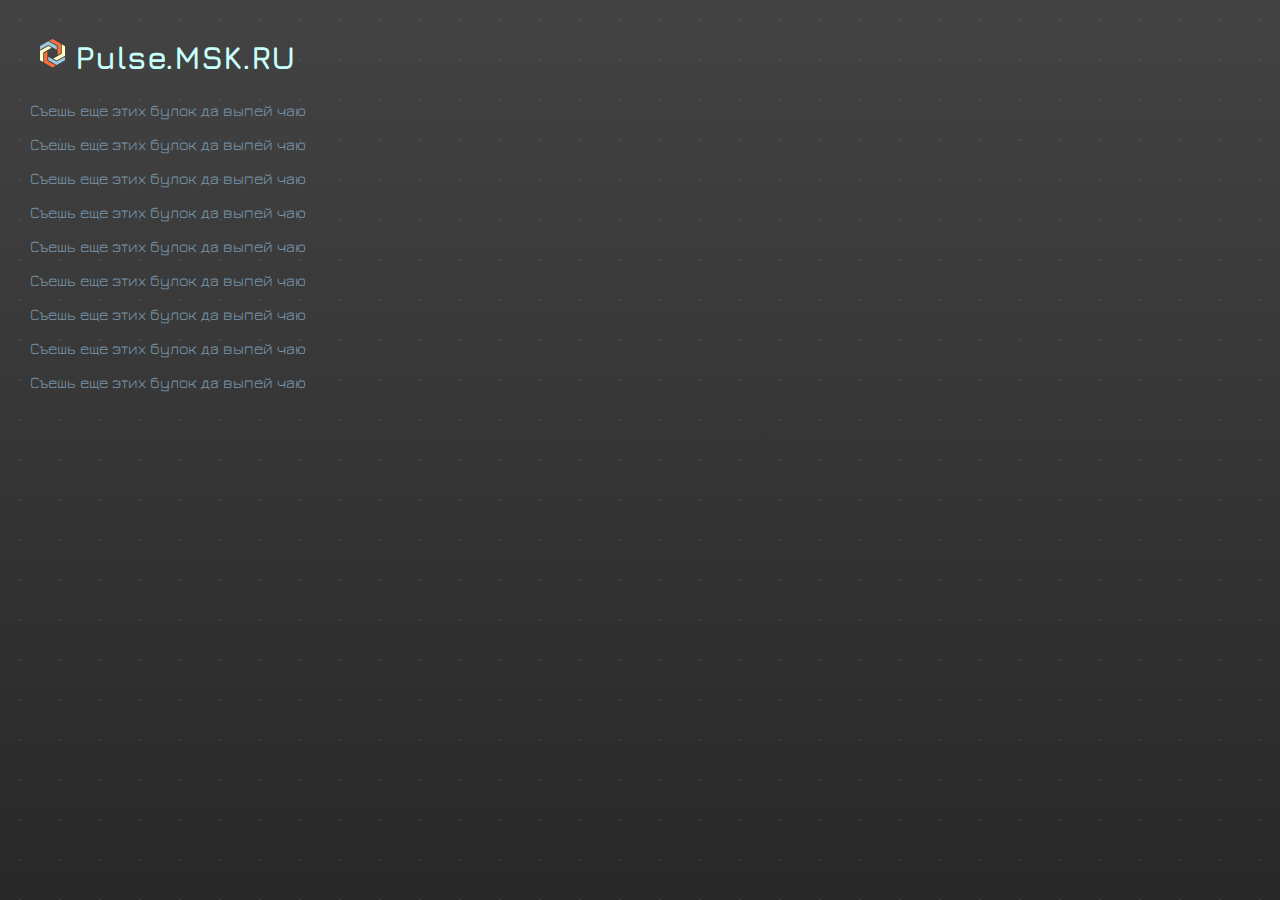
<file: index.html>
<!DOCTYPE html>
<html>
	<head>
		<title>MSK.BEAT</title>
		<meta content="text/html; charset=utf-8" http-equiv="Content-Type">
		<meta name="title" content="MSK BEAT">
		<meta name="description" content="A new kind of media.">
		<!--[if lte IE 8]>
			<link rel="stylesheet" href="http://yui.yahooapis.com/combo?pure/0.6.0/base-min.css&pure/0.6.0/grids-min.css&pure/0.6.0/grids-responsive-old-ie-min.css">
		<![endif]-->
		<!--[if gt IE 8]><!-->
			<link rel="stylesheet" href="http://yui.yahooapis.com/combo?pure/0.6.0/base-min.css&pure/0.6.0/grids-min.css&pure/0.6.0/grids-responsive-min.css">
		<!--<![endif]-->
		<link rel="stylesheet" href="static/msk_beat.css"/>
	</head>
	<body>
		<div id="dots"></div>
		<div class="pure-g">
			<div class="pure-u-8-24">
				<!--<img class="pure-img" id="logo-img" src="http://placehold.it/50?text=Logo"/>-->
				<div class="frame-logo">
					<!--<img class="pure-img logo-element" src="static/logo.svg"/>-->
					<h1 class="logo">Pulse.MSK.RU</h1>
				</div>
			</div>
			<div class="pure-u-16-24">
				<div class="frame-horizontal">
					<p>Съешь еще этих булок да выпей чаю</p>
					<p>Съешь еще этих булок да выпей чаю</p>
					<p>Съешь еще этих булок да выпей чаю</p>
					<p>Съешь еще этих булок да выпей чаю</p>
					<p>Съешь еще этих булок да выпей чаю</p>
					<p>Съешь еще этих булок да выпей чаю</p>
					<p>Съешь еще этих булок да выпей чаю</p>
					<p>Съешь еще этих булок да выпей чаю</p>
					<p>Съешь еще этих булок да выпей чаю</p>
				</div>
			</div>
		</div>
	</body>
</html>
</file>
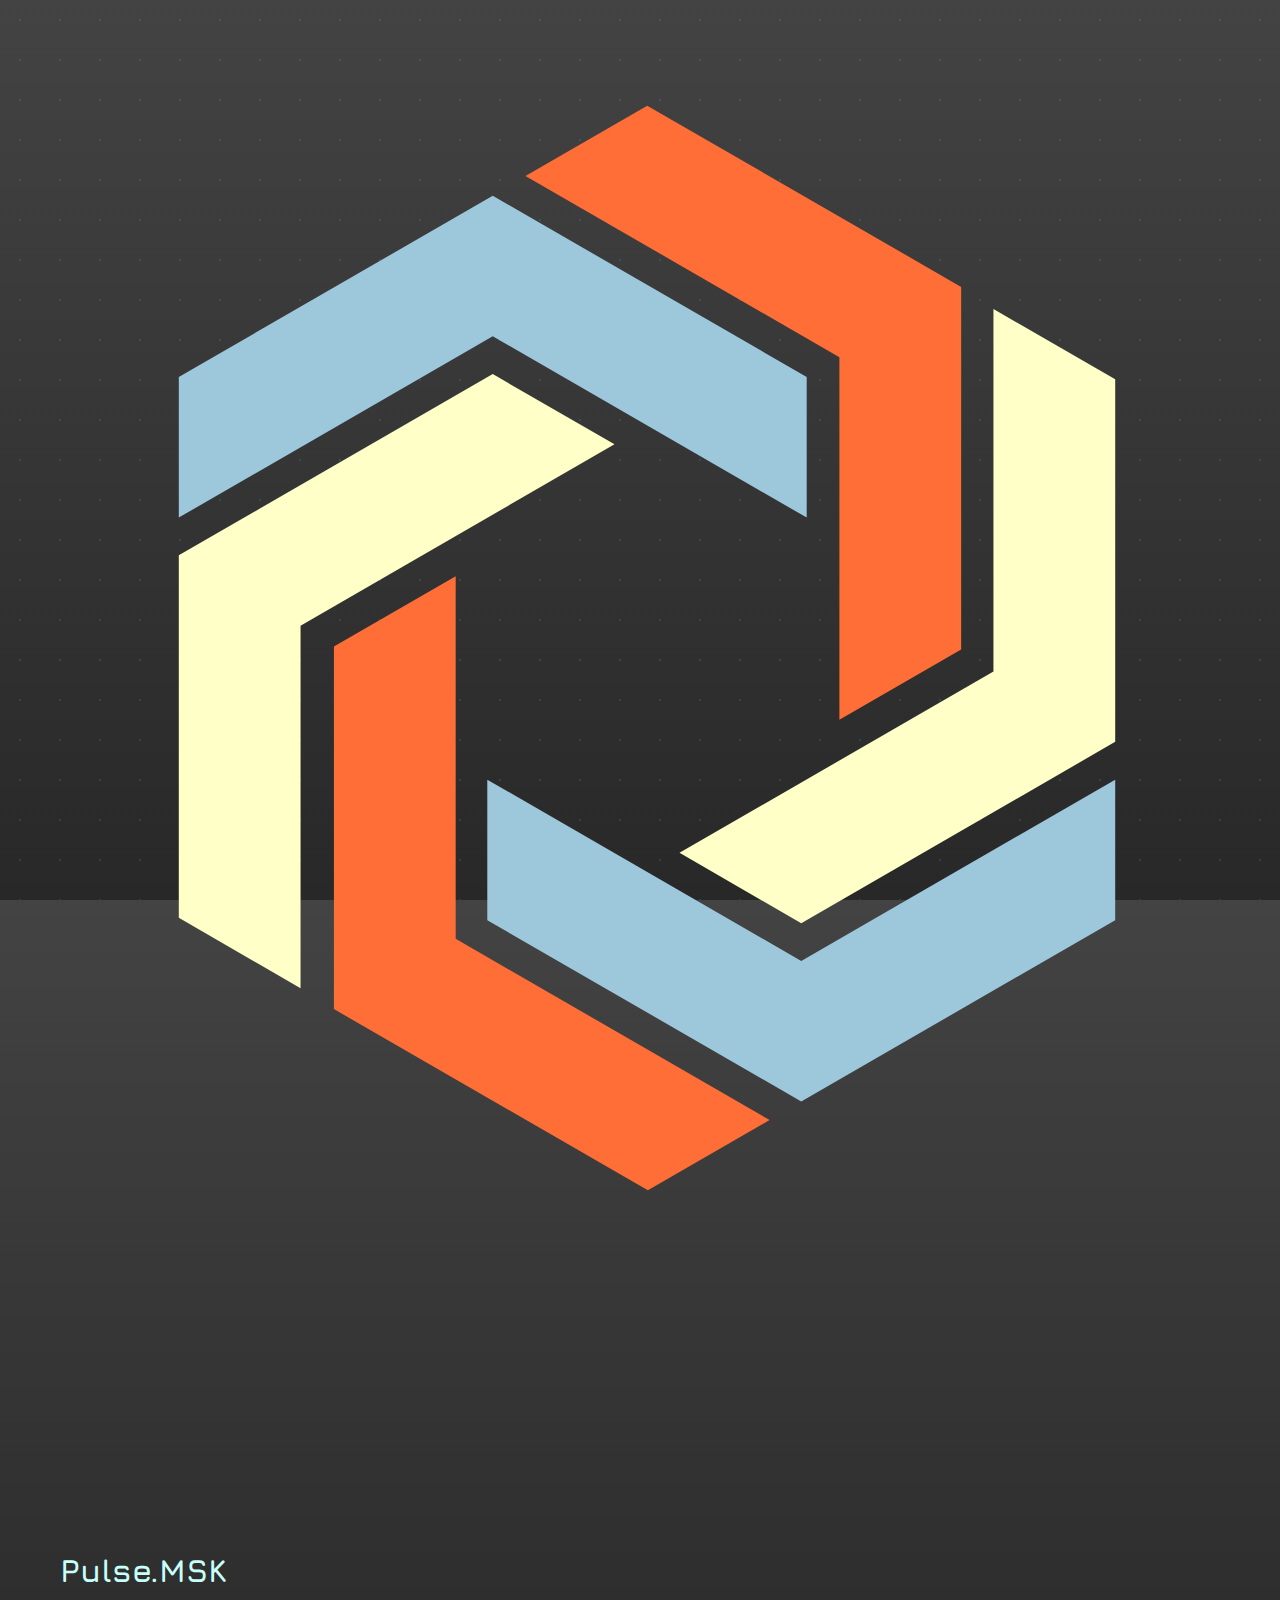
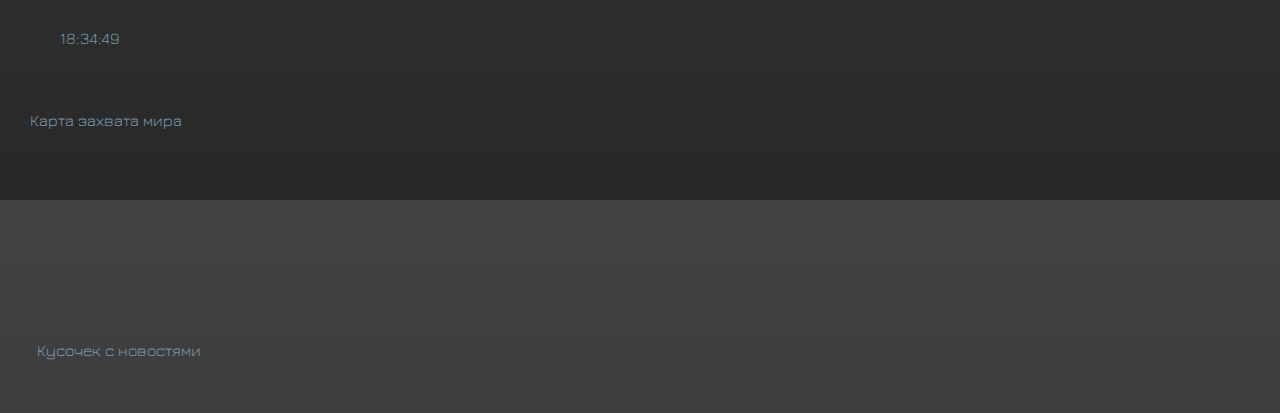
<file: zoom.html>
<!DOCTYPE html>
<html>
  <head>
    <title>MSK.BEAT</title>
    <meta content="text/html; charset=utf-8" http-equiv="Content-Type">
    <meta name="title" content="MSK BEAT">
    <meta name="description" content="A new kind of media.">
    <!--[if lte IE 8]>
      <link rel="stylesheet" href="http://yui.yahooapis.com/combo?pure/0.6.0/base-min.css&pure/0.6.0/grids-min.css&pure/0.6.0/grids-responsive-old-ie-min.css">
    <![endif]-->
    <!--[if gt IE 8]><!-->
      <link rel="stylesheet" href="http://yui.yahooapis.com/combo?pure/0.6.0/base-min.css&pure/0.6.0/grids-min.css&pure/0.6.0/grids-responsive-min.css">
    <!--<![endif]-->
    <link rel="stylesheet" href="static/msk_beat.css"/>
    <script src="static/d3.v3.min.js"></script>
    <script src="static/topojson.v1.min.js"></script>
    <script src="static/msk_beat.js"></script>
  </head>
  <body>
    <div id="dots"></div>
    <div class="pure-g">
      <div class="pure-u-1-4">
        <div class="pure-g">
          <div class="pure-u-1-4">
            <div class="frame-logo">
              <img width="100%" src="static/logo.svg"/>
            </div>
          </div>
          <div class="pure-u-3-4">
            <div class="frame-horizontal">
              <h1>Pulse.MSK</h1>
            </div>
            <div class="frame-horizontal">
              <p id="timer"></p>
            </div>

          </div>
        </div>
      </div>
      <div class="pure-u-14-24">
        <div class="frame-horizontal">
          <p>Карта захвата мира</p>
          <div id="map" width="100%"></div>
          <br/>
        </div>
      </div>
      <div class="pure-u-4-24">
        <div class="frame-vertical">
          <p>Кусочек с новостями</p>
        </div>
      </div>
    </div>
    <script>
    (function() {
      startTime();
      var svg = d3.select("#map")
        .append("svg")
        .attr("width", "100%")
        .attr("height", "100%")
        .call(d3.behavior.zoom().on("zoom", function () {
          svg.attr("transform", "translate(" + d3.event.translate + ")" + " scale(" + d3.event.scale + ")")
        }))
        .append("g")

      svg.append("circle")
        .attr("cx", document.body.clientWidth / 2)
        .attr("cy", document.body.clientHeight / 2)
        .attr("r", 50)
        .style("fill", "#B8DEE6")
    })();
    </script>
  </body>
</html>
</file>
<file: static/msk_beat.css>
@import url(http://fonts.googleapis.com/css?family=Jura);

html, button, input, select, textarea, .pure-g [class *= "pure-u"] {
    font-family: 'Jura';
    color: #7896AA;
}

html {
	height:100%;
	margin: 0;
 	padding: 0;
}

body {
	margin: 0;
 	padding: 0;
 	height: 100%;
	background-color: #282828;
	background-image:linear-gradient(#434343, #282828);
}

.pure-g {
	padding: 30px;
}

h1 {
	color: #C8FFFA;
}

#dots {
	background-size: 10px 10px;
	background-image:radial-gradient(#64C8FA, transparent 1px);
	height:100%;
	width:100%;
	opacity:.5;
	position:absolute;
	top:0;
	left:0;
	z-index:-4;
}

@media screen and (min-width: 35.5em){
	#dots{background-size: 20px 20px;}
}

@media screen and (min-width: 48em){
	#dots{background-size: 25px 25px;}
}

@media screen and (min-width: 64em){
	#dots{background-size: 30px 30px;}
}

@media screen and (min-width: 80em){
	#dots{background-size: 40px 40px;}
}

.logo:before {
  background:url('logo.svg') no-repeat;
  width: 1.2em;
  height: 1.2em;
  display: block;
  float: left;
  content:'';
}

.frame-horizontal, .frame-vertical, .frame-logo {
	position: relative;
	padding:1px 0;

}

.frame-vertical, .frame-logo > * {
	margin: 7px;
}

.frame-horizontal:before {
    background:
        url("data:image/svg+xml;utf8,<svg xmlns='http://www.w3.org/2000/svg' x='0px' y='0px' width='5px' height='5px'><circle fill='#9DC8DC' cx='50%' cy='50%' r='30%'/></svg>") top left no-repeat,
        url("data:image/svg+xml;utf8,<svg xmlns='http://www.w3.org/2000/svg' x='0px' y='0px' width='5px' height='5px'><circle fill='#9DC8DC' cx='50%' cy='50%' r='30%'/></svg>") top right no-repeat,
        url("data:image/svg+xml;utf8,<svg xmlns='http://www.w3.org/2000/svg' x='0px' y='0px' width='5px' height='5px'><circle fill='#9DC8DC' cx='50%' cy='50%' r='30%'/></svg>") bottom left no-repeat,
        url("data:image/svg+xml;utf8,<svg xmlns='http://www.w3.org/2000/svg' x='0px' y='0px' width='5px' height='5px'><circle fill='#9DC8DC' cx='50%' cy='50%' r='30%'/></svg>") bottom right no-repeat,
        url("data:image/svg+xml;utf8,<svg xmlns='http://www.w3.org/2000/svg' x='0px' y='0px' width='100%' height='5px'><line x1='0' y1='50%' x2='100%' y2='50%' style='stroke:#41505A;stroke-width:2'/></svg>") top left no-repeat,
        url("data:image/svg+xml;utf8,<svg xmlns='http://www.w3.org/2000/svg' x='0px' y='0px' width='100%' height='5px'><line x1='0' y1='50%' x2='100%' y2='50%' style='stroke:#41505A;stroke-width:2'/></svg>") bottom left no-repeat
    ;
    content: '';
    display: block;
    height: 100%;
    position: absolute;
    width: 100%;
}

.frame-vertical:before {
    background:
        url("data:image/svg+xml;utf8,<svg xmlns='http://www.w3.org/2000/svg' x='0px' y='0px' width='5px' height='5px'><circle fill='#9DC8DC' cx='50%' cy='50%' r='30%'/></svg>") top left no-repeat,
        url("data:image/svg+xml;utf8,<svg xmlns='http://www.w3.org/2000/svg' x='0px' y='0px' width='5px' height='5px'><circle fill='#9DC8DC' cx='50%' cy='50%' r='30%'/></svg>") top right no-repeat,
        url("data:image/svg+xml;utf8,<svg xmlns='http://www.w3.org/2000/svg' x='0px' y='0px' width='5px' height='5px'><circle fill='#9DC8DC' cx='50%' cy='50%' r='30%'/></svg>") bottom left no-repeat,
        url("data:image/svg+xml;utf8,<svg xmlns='http://www.w3.org/2000/svg' x='0px' y='0px' width='5px' height='5px'><circle fill='#9DC8DC' cx='50%' cy='50%' r='30%'/></svg>") bottom right no-repeat,
        url("data:image/svg+xml;utf8,<svg xmlns='http://www.w3.org/2000/svg' x='0px' y='0px' width='5px' height='100%'><line x1='50%' y1='0' x2='50%' y2='100%' style='stroke:#41505A;stroke-width:2'/></svg>") top left no-repeat,
        url("data:image/svg+xml;utf8,<svg xmlns='http://www.w3.org/2000/svg' x='0px' y='0px' width='5px' height='100%'><line x1='50%' y1='0' x2='50%' y2='100%' style='stroke:#41505A;stroke-width:2'/></svg>") top right no-repeat
    ;
    content: '';
    display: block;
    height: 100%;
    position: absolute;
    width: 100%;
}

.frame-logo:before {
    background:
        url("data:image/svg+xml;utf8,<svg xmlns='http://www.w3.org/2000/svg' x='0px' y='0px' width='5px' height='5px'><circle fill='#9DC8DC' cx='50%' cy='50%' r='30%'/></svg>") top left no-repeat,
        url("data:image/svg+xml;utf8,<svg xmlns='http://www.w3.org/2000/svg' x='0px' y='0px' width='5px' height='5px'><circle fill='#9DC8DC' cx='50%' cy='50%' r='30%'/></svg>") top right no-repeat,
        url("data:image/svg+xml;utf8,<svg xmlns='http://www.w3.org/2000/svg' x='0px' y='0px' width='5px' height='10px'><circle fill='#9DC8DC' cx='50%' cy='50%' r='15%'/></svg>") bottom left no-repeat,
        url("data:image/svg+xml;utf8,<svg xmlns='http://www.w3.org/2000/svg' x='0px' y='0px' width='5px' height='10px'><circle fill='#9DC8DC' cx='50%' cy='50%' r='15%'/></svg>") bottom right no-repeat,
        url("data:image/svg+xml;utf8,<svg xmlns='http://www.w3.org/2000/svg' x='0px' y='0px' width='100%' height='5px'><line x1='0' y1='50%' x2='100%' y2='50%' style='stroke:#7896A0;stroke-width:2'/></svg>") top left no-repeat,
        url("data:image/svg+xml;utf8,<svg xmlns='http://www.w3.org/2000/svg' x='0px' y='0px' width='100%' height='10px'><line x1='0' y1='50%' x2='100%' y2='50%' style='stroke:#7896A0;stroke-width:1'/><circle fill='#FF6E37' cx='10%' cy='50%' r='3'/><circle fill='#FFFFC8' cx='30%' cy='50%' r='3'/><circle fill='#FFFFC8' cx='50%' cy='50%' r='1'/><circle stroke='#FF6E37' cx='50%' cy='50%' r='4' stroke-width='1' fill='none'/><circle fill='#5FBED2' cx='70%' cy='50%' r='3'/><circle fill='#FFFFC8' cx='90%' cy='50%' r='2'/><circle stroke='#5FBED2' cx='90%' cy='50%' r='4' stroke-width='1' fill='none'/></svg>") bottom left no-repeat,
        url("data:image/svg+xml;utf8,<svg xmlns='http://www.w3.org/2000/svg' x='0px' y='0px' width='5px' height='100%'><line x1='50%' y1='0' x2='50%' y2='20%' style='stroke:#7896A0;stroke-width:1'/><line x1='50%' y1='80%' x2='50%' y2='100%' style='stroke:#7896A0;stroke-width:1'/></svg>") top left no-repeat,
        url("data:image/svg+xml;utf8,<svg xmlns='http://www.w3.org/2000/svg' x='0px' y='0px' width='5px' height='100%'><line x1='50%' y1='0' x2='50%' y2='20%' style='stroke:#7896A0;stroke-width:1'/><line x1='50%' y1='80%' x2='50%' y2='100%' style='stroke:#7896A0;stroke-width:1'/></svg>") top right no-repeat
    ;
    content: '';
    display: block;
    height: 100%;
    position: absolute;
    width: 100%;
}
</file>
